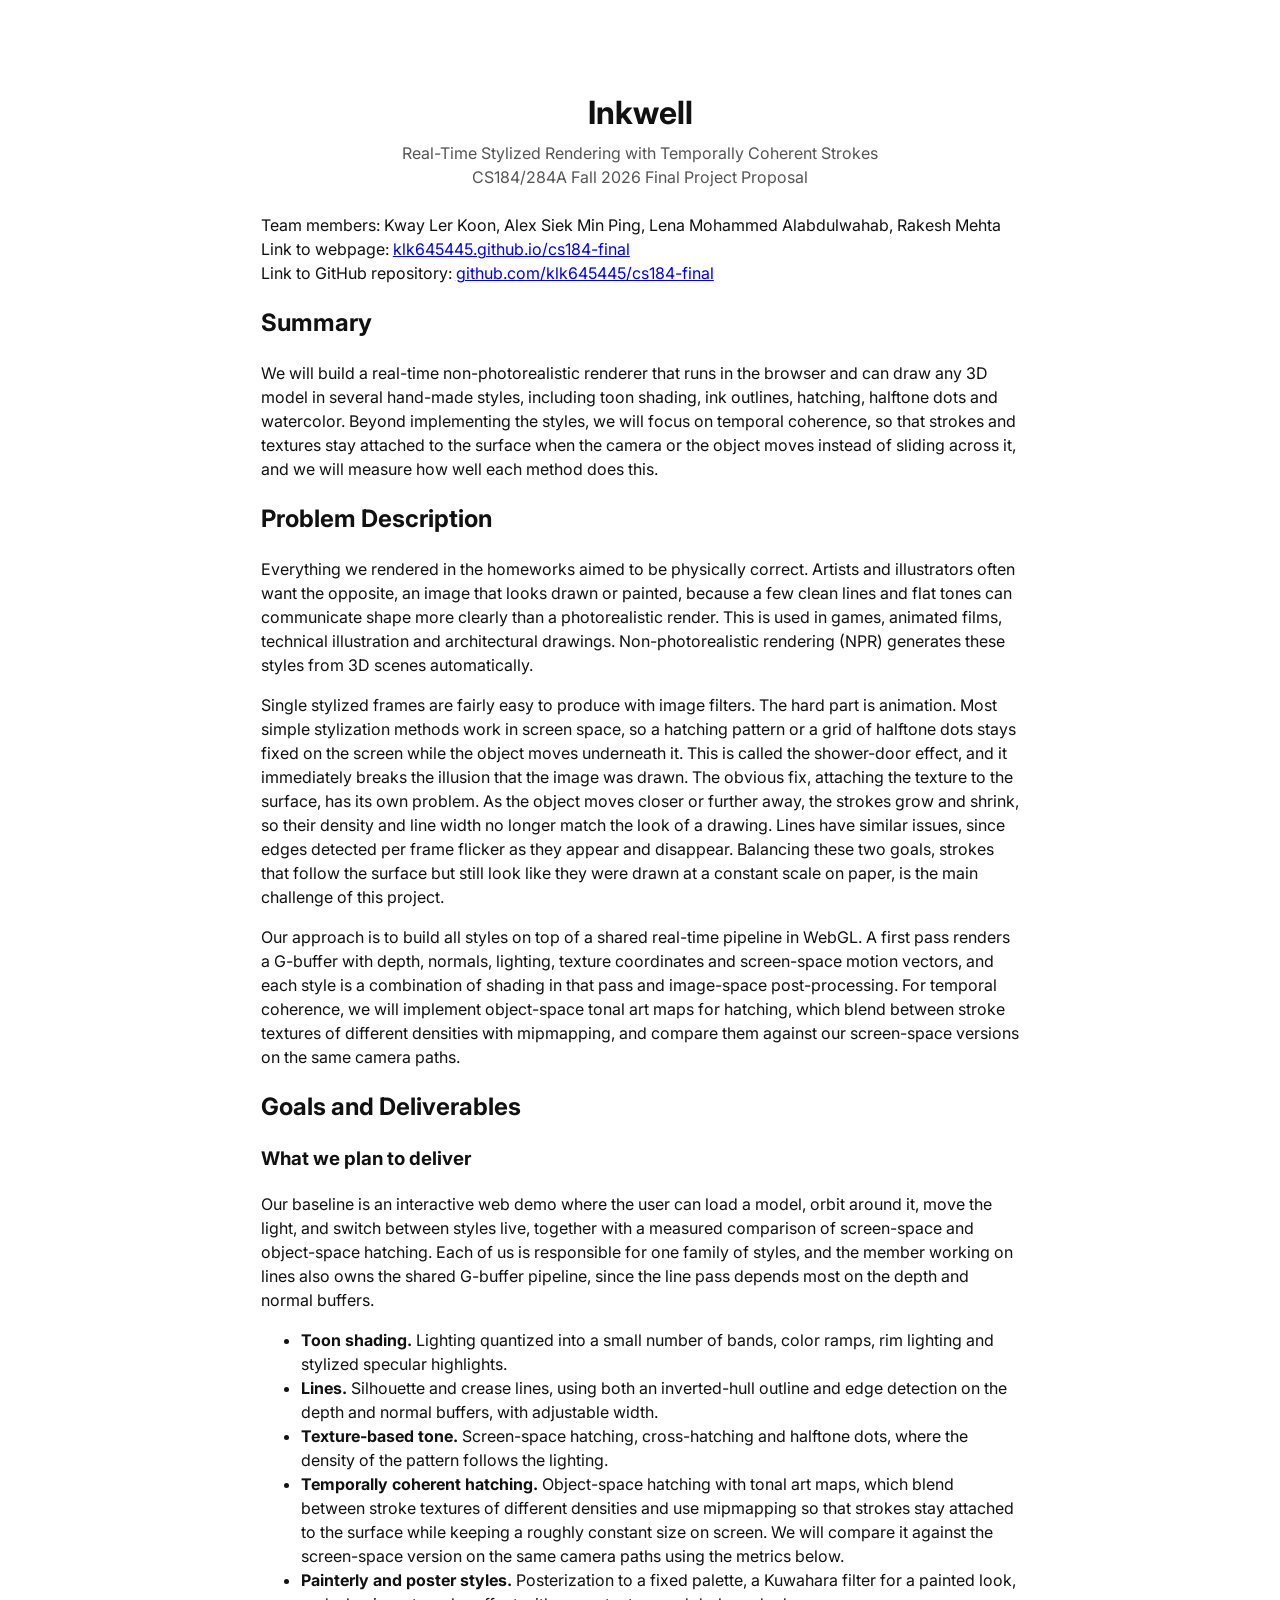
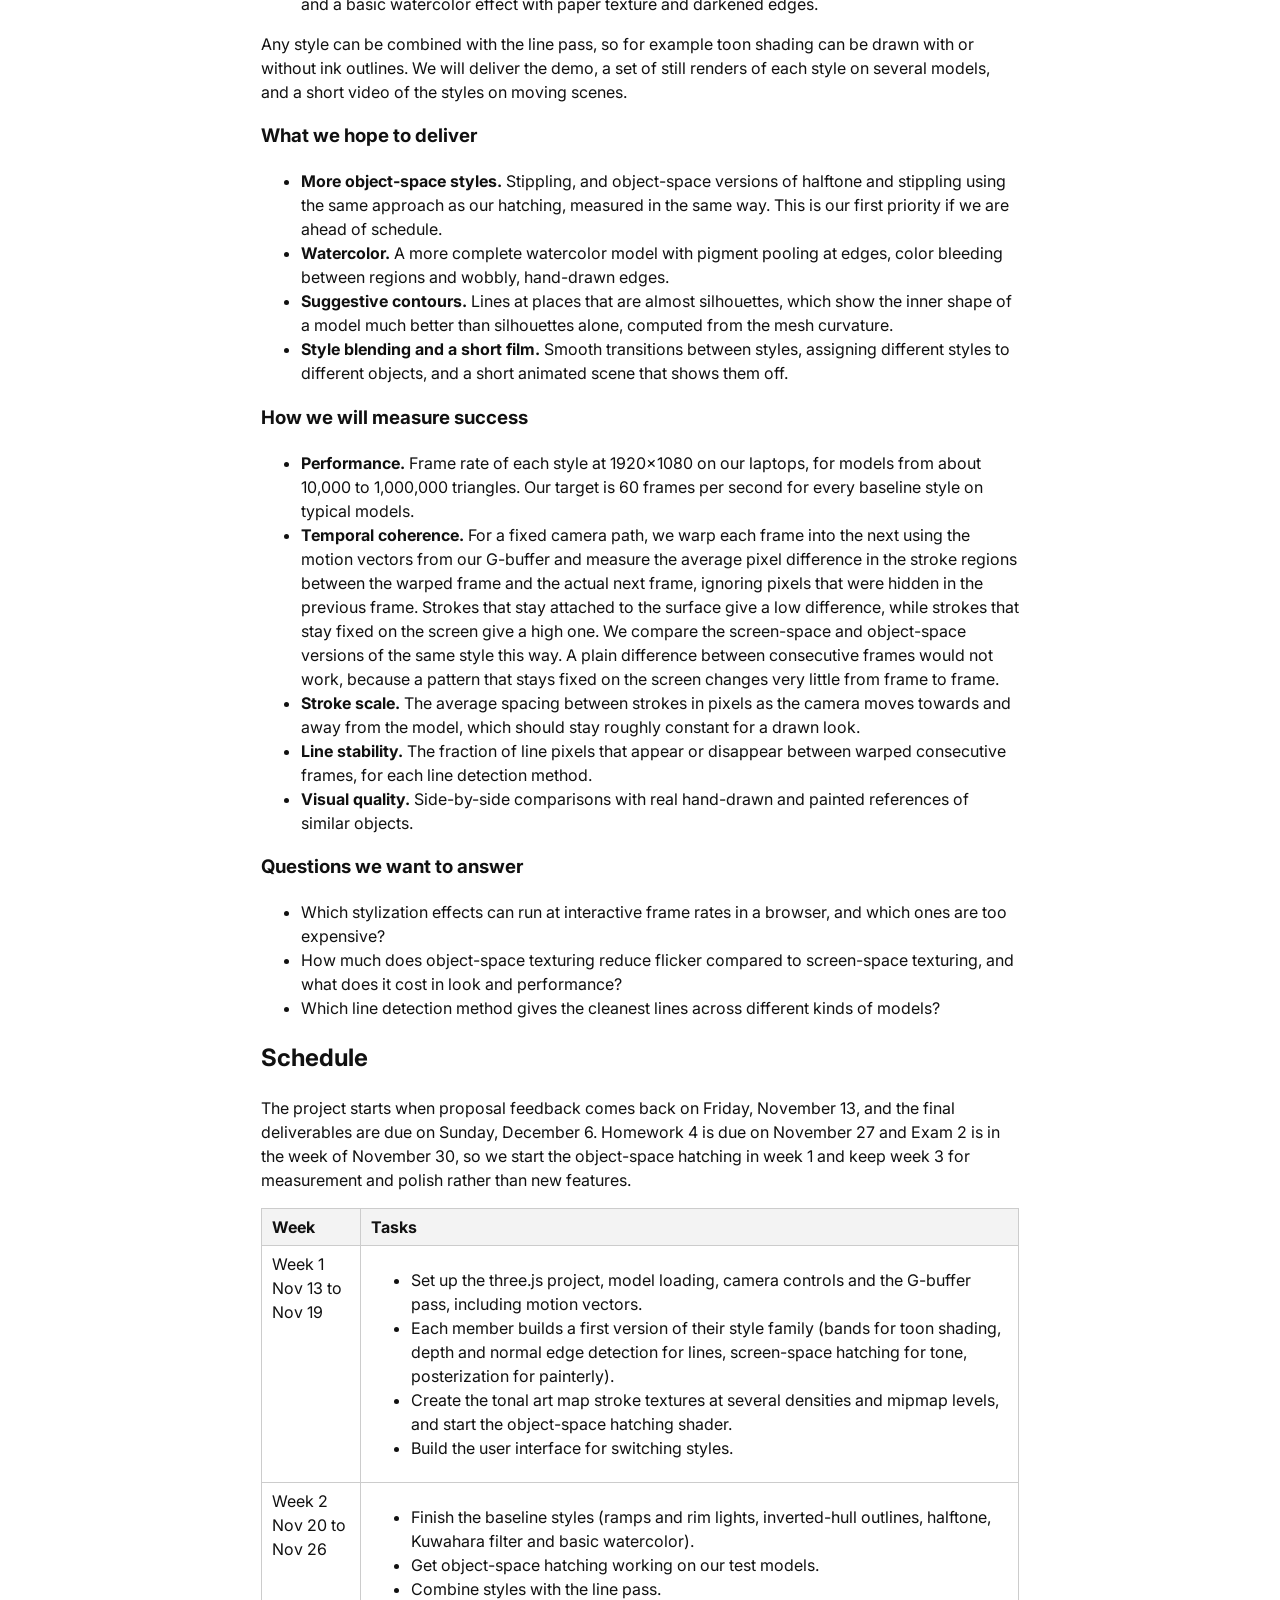
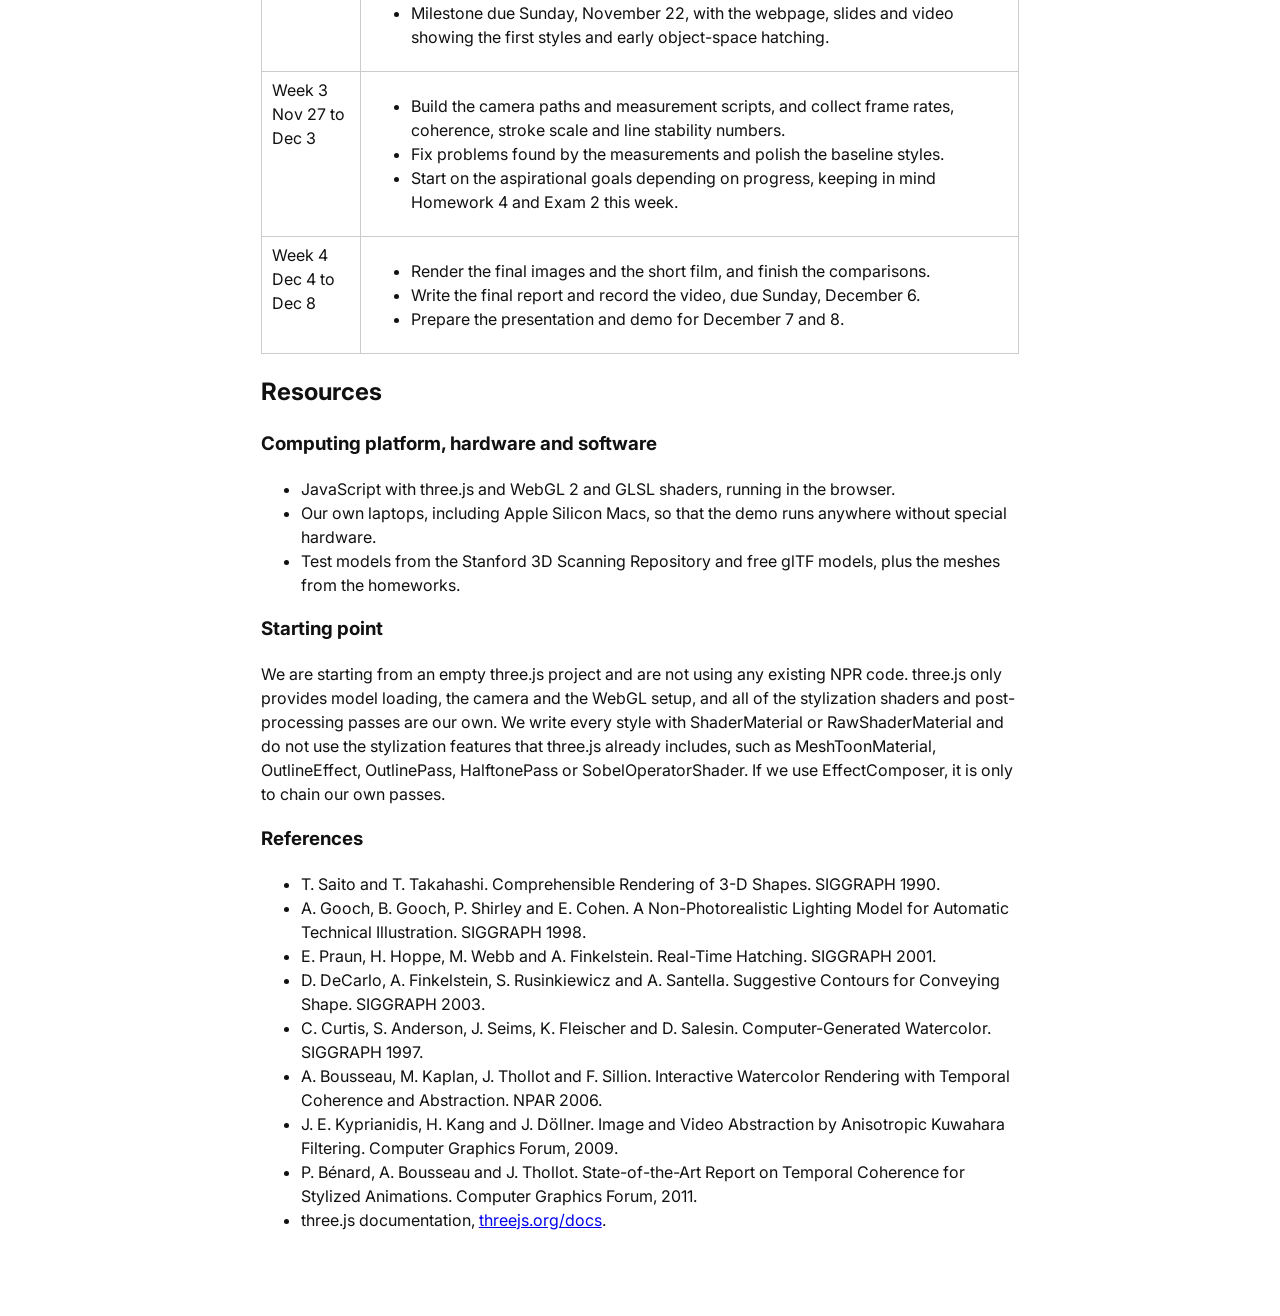
<file: index.html>
<!DOCTYPE html>
<html lang="en">
	<head>
		<meta charset="utf-8">
		<meta name="viewport" content="width=device-width, initial-scale=1">
		<title>Inkwell Project Proposal</title>
		<link href="https://fonts.googleapis.com/css2?family=Inter:wght@400;600&display=swap" rel="stylesheet">
		<style>
			body {
				font-family: 'Inter', sans-serif;
				background: #fff;
				color: #111;
				line-height: 1.5;
			}

			.container {
				margin: 0 auto;
				padding: 60px 20%;
			}

			h1 {
				text-align: center;
				margin-bottom: 4px;
			}

			.subtitle {
				text-align: center;
				color: #555;
			}

			table {
				width: 100%;
				border-collapse: collapse;
			}

			th, td {
				border: 1px solid #ccc;
				padding: 6px 10px;
				text-align: left;
				vertical-align: top;
			}

			th {
				background: #f3f3f3;
			}

		</style>
	</head>
	<body>
		<div class="container">
		<h1>Inkwell</h1>
		<div class="subtitle">Real-Time Stylized Rendering with Temporally Coherent Strokes</div>
		<div class="subtitle">CS184/284A Fall 2026 Final Project Proposal</div>

		<br>

		Team members: Kway Ler Koon, Alex Siek Min Ping, Lena Mohammed Alabdulwahab, Rakesh Mehta
		<br>
		Link to webpage: <a href="https://klk645445.github.io/cs184-final/">klk645445.github.io/cs184-final</a>
		<br>
		Link to GitHub repository: <a href="https://github.com/klk645445/cs184-final">github.com/klk645445/cs184-final</a>

		<h2>Summary</h2>
		<p>
		We will build a real-time non-photorealistic renderer that runs in the browser and can draw any 3D model in several
		hand-made styles, including toon shading, ink outlines, hatching, halftone dots and watercolor. Beyond implementing the
		styles, we will focus on temporal coherence, so that strokes and textures stay attached to the surface when the camera
		or the object moves instead of sliding across it, and we will measure how well each method does this.
		</p>

		<h2>Problem Description</h2>
		<p>
		Everything we rendered in the homeworks aimed to be physically correct. Artists and illustrators often want the opposite,
		an image that looks drawn or painted, because a few clean lines and flat tones can communicate shape more clearly than a
		photorealistic render. This is used in games, animated films, technical illustration and architectural drawings.
		Non-photorealistic rendering (NPR) generates these styles from 3D scenes automatically.
		</p>
		<p>
		Single stylized frames are fairly easy to produce with image filters. The hard part is animation. Most simple stylization
		methods work in screen space, so a hatching pattern or a grid of halftone dots stays fixed on the screen while the object
		moves underneath it. This is called the shower-door effect, and it immediately breaks the illusion that the image was
		drawn. The obvious fix, attaching the texture to the surface, has its own problem. As the object moves closer or further
		away, the strokes grow and shrink, so their density and line width no longer match the look of a drawing. Lines have
		similar issues, since edges detected per frame flicker as they appear and disappear. Balancing these two goals, strokes
		that follow the surface but still look like they were drawn at a constant scale on paper, is the main challenge of this
		project.
		</p>
		<p>
		Our approach is to build all styles on top of a shared real-time pipeline in WebGL. A first pass renders a G-buffer with
		depth, normals, lighting, texture coordinates and screen-space motion vectors, and each style is a combination of shading in that pass and image-space
		post-processing. For temporal coherence, we will implement object-space tonal art maps for hatching, which blend between
		stroke textures of different densities with mipmapping, and compare them against our screen-space versions on the same
		camera paths.
		</p>

		<h2>Goals and Deliverables</h2>

		<h3>What we plan to deliver</h3>
		<p>
		Our baseline is an interactive web demo where the user can load a model, orbit around it, move the light, and switch
		between styles live, together with a measured comparison of screen-space and object-space hatching. Each of us is
		responsible for one family of styles, and the member working on lines also owns the shared G-buffer pipeline, since the
		line pass depends most on the depth and normal buffers.
		</p>
		<ul>
		<li><b>Toon shading.</b> Lighting quantized into a small number of bands, color ramps, rim lighting and stylized
			specular highlights.</li>
		<li><b>Lines.</b> Silhouette and crease lines, using both an inverted-hull outline and edge detection on the depth and
			normal buffers, with adjustable width.</li>
		<li><b>Texture-based tone.</b> Screen-space hatching, cross-hatching and halftone dots, where the density of the
			pattern follows the lighting.</li>
		<li><b>Temporally coherent hatching.</b> Object-space hatching with tonal art maps, which blend between stroke textures
			of different densities and use mipmapping so that strokes stay attached to the surface while keeping a roughly
			constant size on screen. We will compare it against the screen-space version on the same camera paths using the
			metrics below.</li>
		<li><b>Painterly and poster styles.</b> Posterization to a fixed palette, a Kuwahara filter for a painted look, and a
			basic watercolor effect with paper texture and darkened edges.</li>
		</ul>
		<p>
		Any style can be combined with the line pass, so for example toon shading can be drawn with or without ink outlines.
		We will deliver the demo, a set of still renders of each style on several models, and a short video of the styles on
		moving scenes.
		</p>

		<h3>What we hope to deliver</h3>
		<ul>
		<li><b>More object-space styles.</b> Stippling, and object-space versions of halftone and stippling using the same
			approach as our hatching, measured in the same way. This is our first priority if we are ahead of schedule.</li>
		<li><b>Watercolor.</b> A more complete watercolor model with pigment pooling at edges, color bleeding between regions and
			wobbly, hand-drawn edges.</li>
		<li><b>Suggestive contours.</b> Lines at places that are almost silhouettes, which show the inner shape of a model much
			better than silhouettes alone, computed from the mesh curvature.</li>
		<li><b>Style blending and a short film.</b> Smooth transitions between styles, assigning different styles to different
			objects, and a short animated scene that shows them off.</li>
		</ul>

		<h3>How we will measure success</h3>
		<ul>
		<li><b>Performance.</b> Frame rate of each style at 1920×1080 on our laptops, for models from about 10,000 to
			1,000,000 triangles. Our target is 60 frames per second for every baseline style on typical models.</li>
		<li><b>Temporal coherence.</b> For a fixed camera path, we warp each frame into the next using the motion vectors from
			our G-buffer and measure the average pixel difference in the stroke regions between the warped frame and the actual
			next frame, ignoring pixels that were hidden in the previous frame. Strokes that stay attached to the surface give a
			low difference, while strokes that stay fixed on the screen give a high one. We compare the screen-space and
			object-space versions of the same style this way. A plain difference between consecutive frames would not work,
			because a pattern that stays fixed on the screen changes very little from frame to frame.</li>
		<li><b>Stroke scale.</b> The average spacing between strokes in pixels as the camera moves towards and away from the
			model, which should stay roughly constant for a drawn look.</li>
		<li><b>Line stability.</b> The fraction of line pixels that appear or disappear between warped consecutive frames, for
			each line detection method.</li>
		<li><b>Visual quality.</b> Side-by-side comparisons with real hand-drawn and painted references of similar objects.</li>
		</ul>

		<h3>Questions we want to answer</h3>
		<ul>
		<li>Which stylization effects can run at interactive frame rates in a browser, and which ones are too expensive?</li>
		<li>How much does object-space texturing reduce flicker compared to screen-space texturing, and what does it cost in
			look and performance?</li>
		<li>Which line detection method gives the cleanest lines across different kinds of models?</li>
		</ul>

		<h2>Schedule</h2>
		<p>
		The project starts when proposal feedback comes back on Friday, November 13, and the final deliverables are due on
		Sunday, December 6. Homework 4 is due on November 27 and Exam 2 is in the week of November 30, so we start the
		object-space hatching in week 1 and keep week 3 for measurement and polish rather than new features.
		</p>
		<table>
			<tr>
				<th>Week</th>
				<th>Tasks</th>
			</tr>
			<tr>
				<td>Week 1<br>Nov 13 to Nov 19</td>
				<td>
					<ul>
					<li>Set up the three.js project, model loading, camera controls and the G-buffer pass, including motion
						vectors.</li>
					<li>Each member builds a first version of their style family (bands for toon shading, depth and normal edge
						detection for lines, screen-space hatching for tone, posterization for painterly).</li>
					<li>Create the tonal art map stroke textures at several densities and mipmap levels, and start the
						object-space hatching shader.</li>
					<li>Build the user interface for switching styles.</li>
					</ul>
				</td>
			</tr>
			<tr>
				<td>Week 2<br>Nov 20 to Nov 26</td>
				<td>
					<ul>
					<li>Finish the baseline styles (ramps and rim lights, inverted-hull outlines, halftone, Kuwahara filter and
						basic watercolor).</li>
					<li>Get object-space hatching working on our test models.</li>
					<li>Combine styles with the line pass.</li>
					<li>Milestone due Sunday, November 22, with the webpage, slides and video showing the first styles and
						early object-space hatching.</li>
					</ul>
				</td>
			</tr>
			<tr>
				<td>Week 3<br>Nov 27 to Dec 3</td>
				<td>
					<ul>
					<li>Build the camera paths and measurement scripts, and collect frame rates, coherence, stroke scale and
						line stability numbers.</li>
					<li>Fix problems found by the measurements and polish the baseline styles.</li>
					<li>Start on the aspirational goals depending on progress, keeping in mind Homework 4 and Exam 2 this
						week.</li>
					</ul>
				</td>
			</tr>
			<tr>
				<td>Week 4<br>Dec 4 to Dec 8</td>
				<td>
					<ul>
					<li>Render the final images and the short film, and finish the comparisons.</li>
					<li>Write the final report and record the video, due Sunday, December 6.</li>
					<li>Prepare the presentation and demo for December 7 and 8.</li>
					</ul>
				</td>
			</tr>
		</table>

		<h2>Resources</h2>

		<h3>Computing platform, hardware and software</h3>
		<ul>
		<li>JavaScript with three.js and WebGL 2 and GLSL shaders, running in the browser.</li>
		<li>Our own laptops, including Apple Silicon Macs, so that the demo runs anywhere without special hardware.</li>
		<li>Test models from the Stanford 3D Scanning Repository and free glTF models, plus the meshes from the homeworks.</li>
		</ul>

		<h3>Starting point</h3>
		<p>
		We are starting from an empty three.js project and are not using any existing NPR code. three.js only provides model
		loading, the camera and the WebGL setup, and all of the stylization shaders and post-processing passes are our own. We write every style with ShaderMaterial or RawShaderMaterial and do not use the stylization
		features that three.js already includes, such as MeshToonMaterial, OutlineEffect, OutlinePass, HalftonePass or
		SobelOperatorShader. If we use EffectComposer, it is only to chain our own passes.
		</p>

		<h3>References</h3>
		<ul>
		<li>T. Saito and T. Takahashi. Comprehensible Rendering of 3-D Shapes. SIGGRAPH 1990.</li>
		<li>A. Gooch, B. Gooch, P. Shirley and E. Cohen. A Non-Photorealistic Lighting Model for Automatic Technical
			Illustration. SIGGRAPH 1998.</li>
		<li>E. Praun, H. Hoppe, M. Webb and A. Finkelstein. Real-Time Hatching. SIGGRAPH 2001.</li>
		<li>D. DeCarlo, A. Finkelstein, S. Rusinkiewicz and A. Santella. Suggestive Contours for Conveying Shape.
			SIGGRAPH 2003.</li>
		<li>C. Curtis, S. Anderson, J. Seims, K. Fleischer and D. Salesin. Computer-Generated Watercolor. SIGGRAPH 1997.</li>
		<li>A. Bousseau, M. Kaplan, J. Thollot and F. Sillion. Interactive Watercolor Rendering with Temporal Coherence and
			Abstraction. NPAR 2006.</li>
		<li>J. E. Kyprianidis, H. Kang and J. Döllner. Image and Video Abstraction by Anisotropic Kuwahara Filtering.
			Computer Graphics Forum, 2009.</li>
		<li>P. Bénard, A. Bousseau and J. Thollot. State-of-the-Art Report on Temporal Coherence for Stylized Animations.
			Computer Graphics Forum, 2011.</li>
		<li>three.js documentation, <a href="https://threejs.org/docs/">threejs.org/docs</a>.</li>
		</ul>
		</div>
	</body>
</html>
</file>
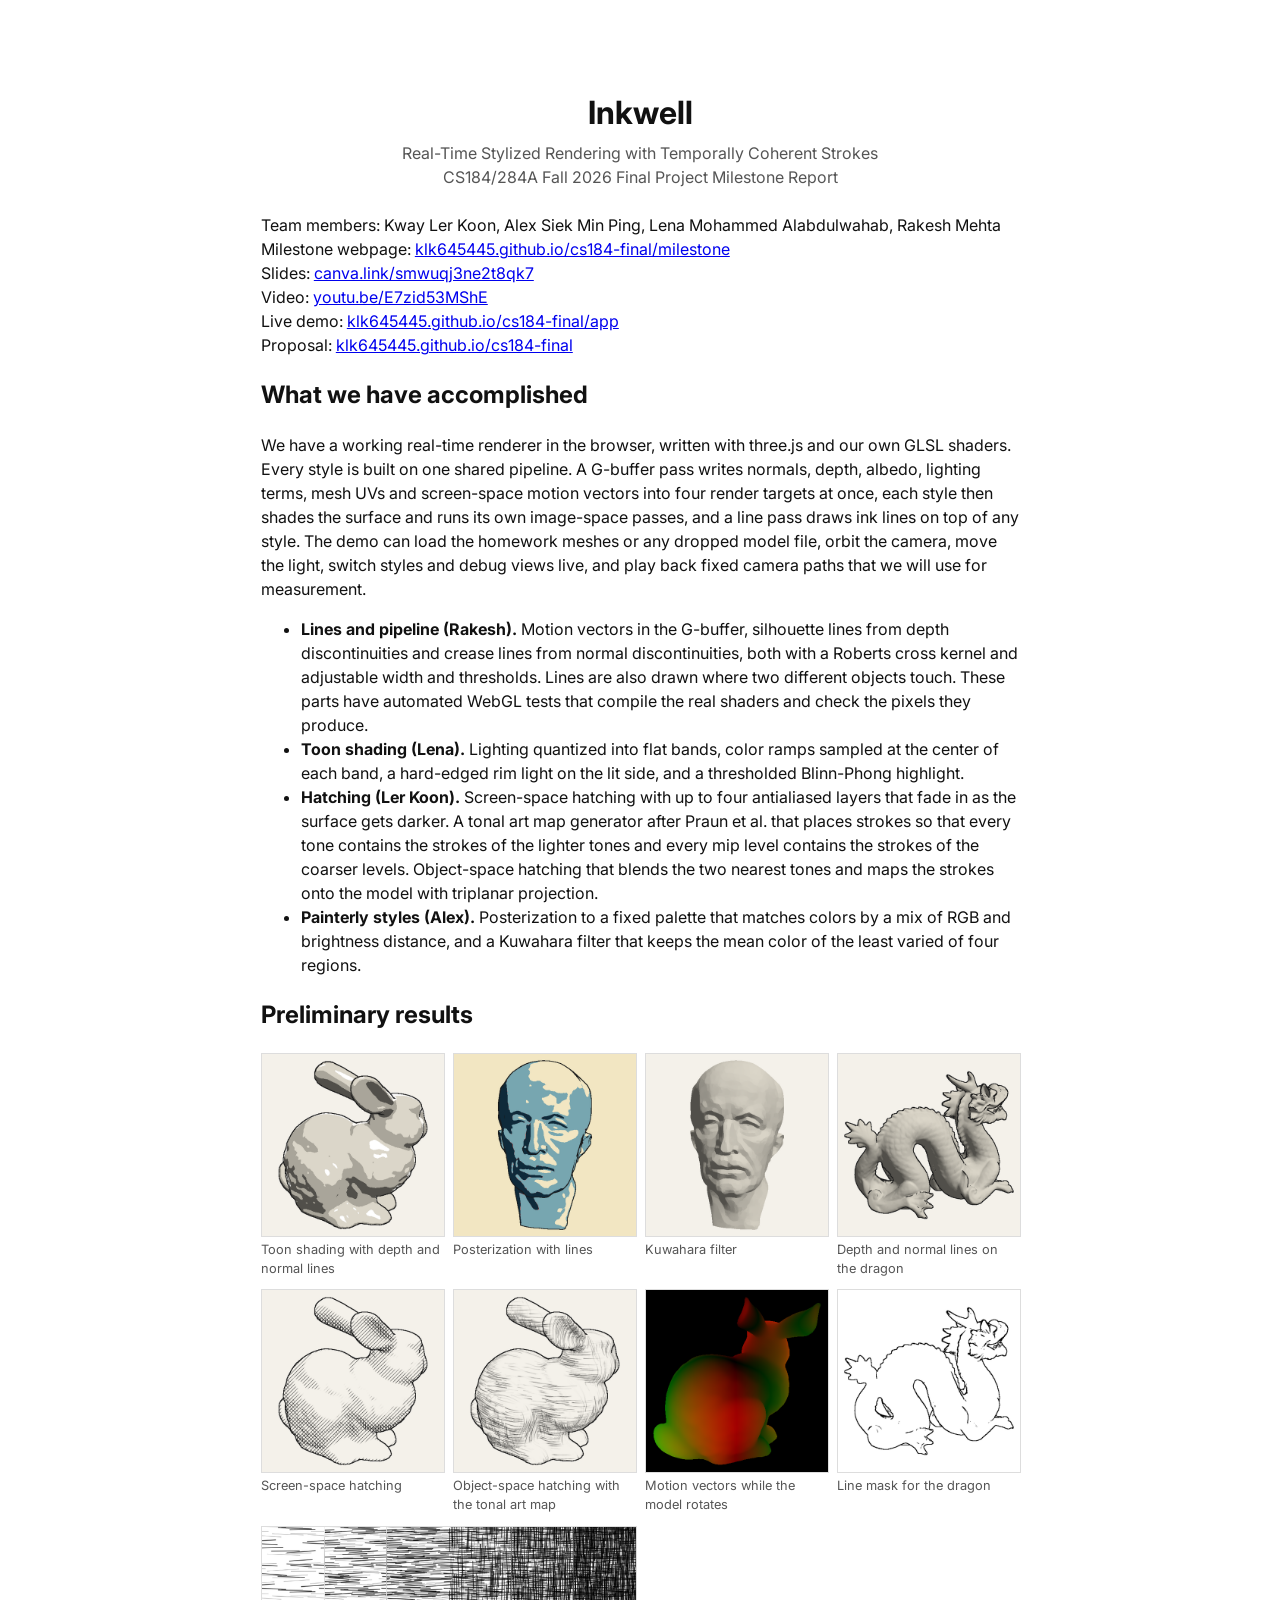
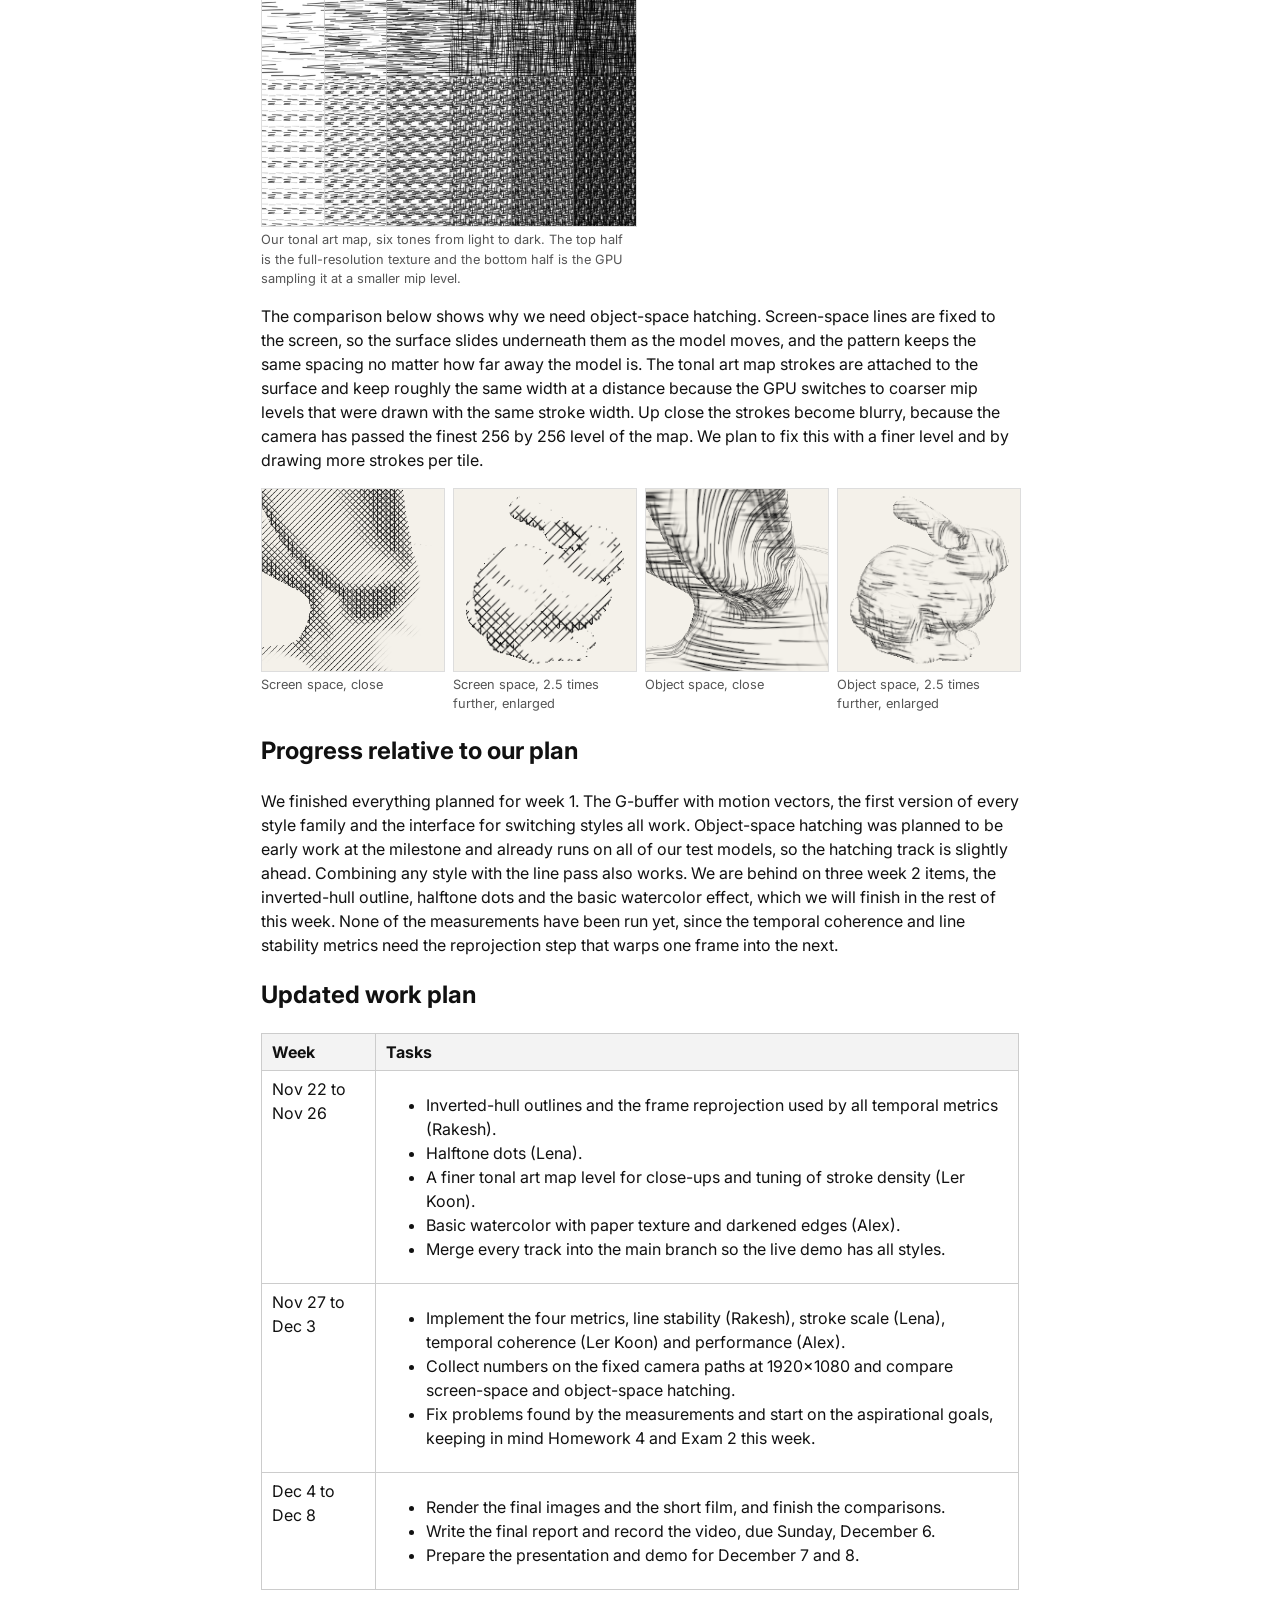
<file: milestone/index.html>
<!DOCTYPE html>
<html lang="en">
	<head>
		<meta charset="utf-8">
		<meta name="viewport" content="width=device-width, initial-scale=1">
		<title>Inkwell Milestone Report</title>
		<link href="https://fonts.googleapis.com/css2?family=Inter:wght@400;600&display=swap" rel="stylesheet">
		<style>
			body {
				font-family: 'Inter', sans-serif;
				background: #fff;
				color: #111;
				line-height: 1.5;
			}

			.container {
				margin: 0 auto;
				padding: 60px 20%;
			}

			h1 {
				text-align: center;
				margin-bottom: 4px;
			}

			.subtitle {
				text-align: center;
				color: #555;
			}

			table {
				width: 100%;
				border-collapse: collapse;
			}

			th, td {
				border: 1px solid #ccc;
				padding: 6px 10px;
				text-align: left;
				vertical-align: top;
			}

			th {
				background: #f3f3f3;
			}

			.grid {
				display: grid;
				gap: 10px;
				margin: 12px 0;
			}

			.grid.four {
				grid-template-columns: repeat(4, 1fr);
			}

			.grid.three {
				grid-template-columns: repeat(3, 1fr);
			}

			figure {
				margin: 0;
				break-inside: avoid;
			}

			figure img {
				width: 100%;
				display: block;
				border: 1px solid #ddd;
			}

			figcaption {
				font-size: 0.8em;
				color: #555;
				margin-top: 3px;
			}

			.todo {
				background: #fff3a0;
			}

			@media screen and (max-width: 800px) {
				.container {
					padding: 30px 16px;
				}

				.grid.four, .grid.three {
					grid-template-columns: repeat(2, 1fr);
				}
			}

			@media print {
				body {
					font-size: 9.5pt;
					line-height: 1.35;
				}

				.container {
					padding: 0;
				}

				h2 {
					font-size: 13pt;
					margin: 10px 0 4px;
				}

				p, ul {
					margin: 4px 0;
				}

				.grid {
					gap: 6px;
					margin: 6px 0;
				}

				th, td {
					padding: 3px 8px;
				}

				td ul {
					margin: 0;
				}
			}
		</style>
	</head>
	<body>
		<div class="container">
		<h1>Inkwell</h1>
		<div class="subtitle">Real-Time Stylized Rendering with Temporally Coherent Strokes</div>
		<div class="subtitle">CS184/284A Fall 2026 Final Project Milestone Report</div>

		<br>

		Team members: Kway Ler Koon, Alex Siek Min Ping, Lena Mohammed Alabdulwahab, Rakesh Mehta
		<br>
		Milestone webpage: <a href="https://klk645445.github.io/cs184-final/milestone/">klk645445.github.io/cs184-final/milestone</a>
		<br>
		Slides: <a href="https://canva.link/smwuqj3ne2t8qk7">canva.link/smwuqj3ne2t8qk7</a>
		<br>
		Video: <a href="https://youtu.be/E7zid53MShE">youtu.be/E7zid53MShE</a>
		<br>
		Live demo: <a href="https://klk645445.github.io/cs184-final/app/">klk645445.github.io/cs184-final/app</a>
		<br>
		Proposal: <a href="https://klk645445.github.io/cs184-final/">klk645445.github.io/cs184-final</a>

		<h2>What we have accomplished</h2>
		<p>
		We have a working real-time renderer in the browser, written with three.js and our own GLSL shaders. Every style is
		built on one shared pipeline. A G-buffer pass writes normals, depth, albedo, lighting terms, mesh UVs and screen-space
		motion vectors into four render targets at once, each style then shades the surface and runs its own image-space
		passes, and a line pass draws ink lines on top of any style. The demo can load the homework meshes or any dropped
		model file, orbit the camera, move the light, switch styles and debug views live, and play back fixed camera paths
		that we will use for measurement.
		</p>
		<ul>
		<li><b>Lines and pipeline (Rakesh).</b> Motion vectors in the G-buffer, silhouette lines from depth discontinuities
			and crease lines from normal discontinuities, both with a Roberts cross kernel and adjustable width and
			thresholds. Lines are also drawn where two different objects touch. These parts have automated WebGL tests that
			compile the real shaders and check the pixels they produce.</li>
		<li><b>Toon shading (Lena).</b> Lighting quantized into flat bands, color ramps sampled at the center of each band,
			a hard-edged rim light on the lit side, and a thresholded Blinn-Phong highlight.</li>
		<li><b>Hatching (Ler Koon).</b> Screen-space hatching with up to four antialiased layers that fade in as the surface
			gets darker. A tonal art map generator after Praun et al. that places strokes so that every tone contains the
			strokes of the lighter tones and every mip level contains the strokes of the coarser levels. Object-space
			hatching that blends the two nearest tones and maps the strokes onto the model with triplanar projection.</li>
		<li><b>Painterly styles (Alex).</b> Posterization to a fixed palette that matches colors by a mix of RGB and
			brightness distance, and a Kuwahara filter that keeps the mean color of the least varied of four regions.</li>
		</ul>

		<h2>Preliminary results</h2>
		<div class="grid four">
			<figure><img src="images/toon.png" alt="Toon shaded bunny with ink lines"><figcaption>Toon shading with depth and normal lines</figcaption></figure>
			<figure><img src="images/posterize.png" alt="Posterized Max Planck bust"><figcaption>Posterization with lines</figcaption></figure>
			<figure><img src="images/kuwahara.png" alt="Kuwahara filtered Max Planck bust"><figcaption>Kuwahara filter</figcaption></figure>
			<figure><img src="images/normal_lines.png" alt="Dragon with depth and normal lines"><figcaption>Depth and normal lines on the dragon</figcaption></figure>
			<figure><img src="images/hatch_screen.png" alt="Bunny with screen-space hatching"><figcaption>Screen-space hatching</figcaption></figure>
			<figure><img src="images/hatch_tam.png" alt="Bunny with object-space hatching"><figcaption>Object-space hatching with the tonal art map</figcaption></figure>
			<figure><img src="images/motion.png" alt="Motion vector debug view"><figcaption>Motion vectors while the model rotates</figcaption></figure>
			<figure><img src="images/line_mask.png" alt="Line mask debug view"><figcaption>Line mask for the dragon</figcaption></figure>
		</div>
		<div class="grid four">
			<figure style="grid-column: span 2"><img src="images/tam_view.png" alt="Tonal art map debug view"><figcaption>Our tonal art map, six tones from light to dark. The top half is the full-resolution texture and the bottom half is the GPU sampling it at a smaller mip level.</figcaption></figure>
		</div>
		<p>
		The comparison below shows why we need object-space hatching. Screen-space lines are fixed to the screen, so the
		surface slides underneath them as the model moves, and the pattern keeps the same spacing no matter how far away the
		model is. The tonal art map strokes are attached to the surface and keep roughly the same width at a distance
		because the GPU switches to coarser mip levels that were drawn with the same stroke width. Up close the strokes
		become blurry, because the camera has passed the finest 256 by 256 level of the map. We plan to fix this with a
		finer level and by drawing more strokes per tile.
		</p>
		<div class="grid four">
			<figure><img src="images/screen_near.png" alt="Screen-space hatching up close"><figcaption>Screen space, close</figcaption></figure>
			<figure><img src="images/screen_far.png" alt="Screen-space hatching far away"><figcaption>Screen space, 2.5 times further, enlarged</figcaption></figure>
			<figure><img src="images/tam_near.png" alt="Object-space hatching up close"><figcaption>Object space, close</figcaption></figure>
			<figure><img src="images/tam_far.png" alt="Object-space hatching far away"><figcaption>Object space, 2.5 times further, enlarged</figcaption></figure>
		</div>

		<h2>Progress relative to our plan</h2>
		<p>
		We finished everything planned for week 1. The G-buffer with motion vectors, the first version of every style family
		and the interface for switching styles all work. Object-space hatching was planned to be early work at the milestone
		and already runs on all of our test models, so the hatching track is slightly ahead. Combining any style with the
		line pass also works. We are behind on three week 2 items, the inverted-hull outline, halftone dots and the basic
		watercolor effect, which we will finish in the rest of this week. None of the measurements have been run yet, since
		the temporal coherence and line stability metrics need the reprojection step that warps one frame into the next.
		</p>

		<h2>Updated work plan</h2>
		<table>
			<tr>
				<th>Week</th>
				<th>Tasks</th>
			</tr>
			<tr>
				<td>Nov 22 to Nov 26</td>
				<td>
					<ul>
					<li>Inverted-hull outlines and the frame reprojection used by all temporal metrics (Rakesh).</li>
					<li>Halftone dots (Lena).</li>
					<li>A finer tonal art map level for close-ups and tuning of stroke density (Ler Koon).</li>
					<li>Basic watercolor with paper texture and darkened edges (Alex).</li>
					<li>Merge every track into the main branch so the live demo has all styles.</li>
					</ul>
				</td>
			</tr>
			<tr>
				<td>Nov 27 to Dec 3</td>
				<td>
					<ul>
					<li>Implement the four metrics, line stability (Rakesh), stroke scale (Lena), temporal coherence (Ler Koon)
						and performance (Alex).</li>
					<li>Collect numbers on the fixed camera paths at 1920×1080 and compare screen-space and object-space
						hatching.</li>
					<li>Fix problems found by the measurements and start on the aspirational goals, keeping in mind Homework 4
						and Exam 2 this week.</li>
					</ul>
				</td>
			</tr>
			<tr>
				<td>Dec 4 to Dec 8</td>
				<td>
					<ul>
					<li>Render the final images and the short film, and finish the comparisons.</li>
					<li>Write the final report and record the video, due Sunday, December 6.</li>
					<li>Prepare the presentation and demo for December 7 and 8.</li>
					</ul>
				</td>
			</tr>
		</table>
		</div>
	</body>
</html>
</file>
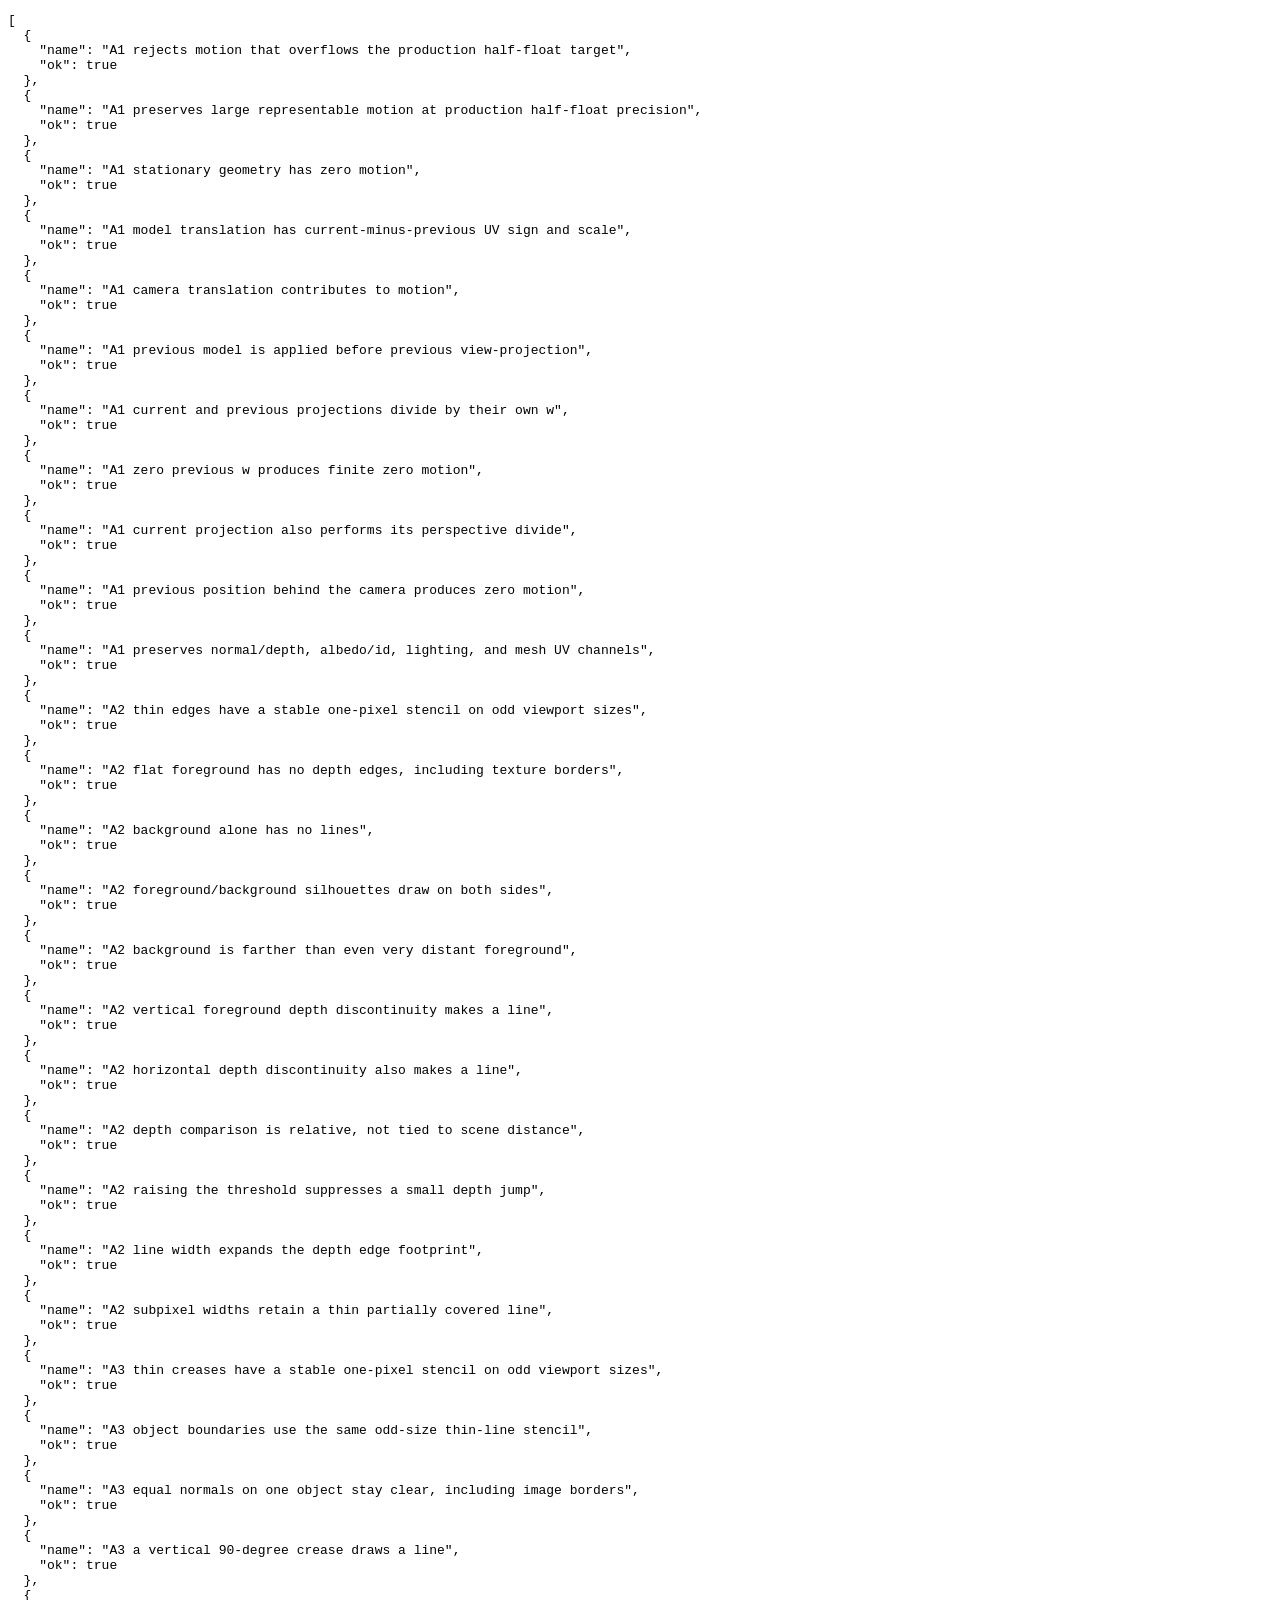
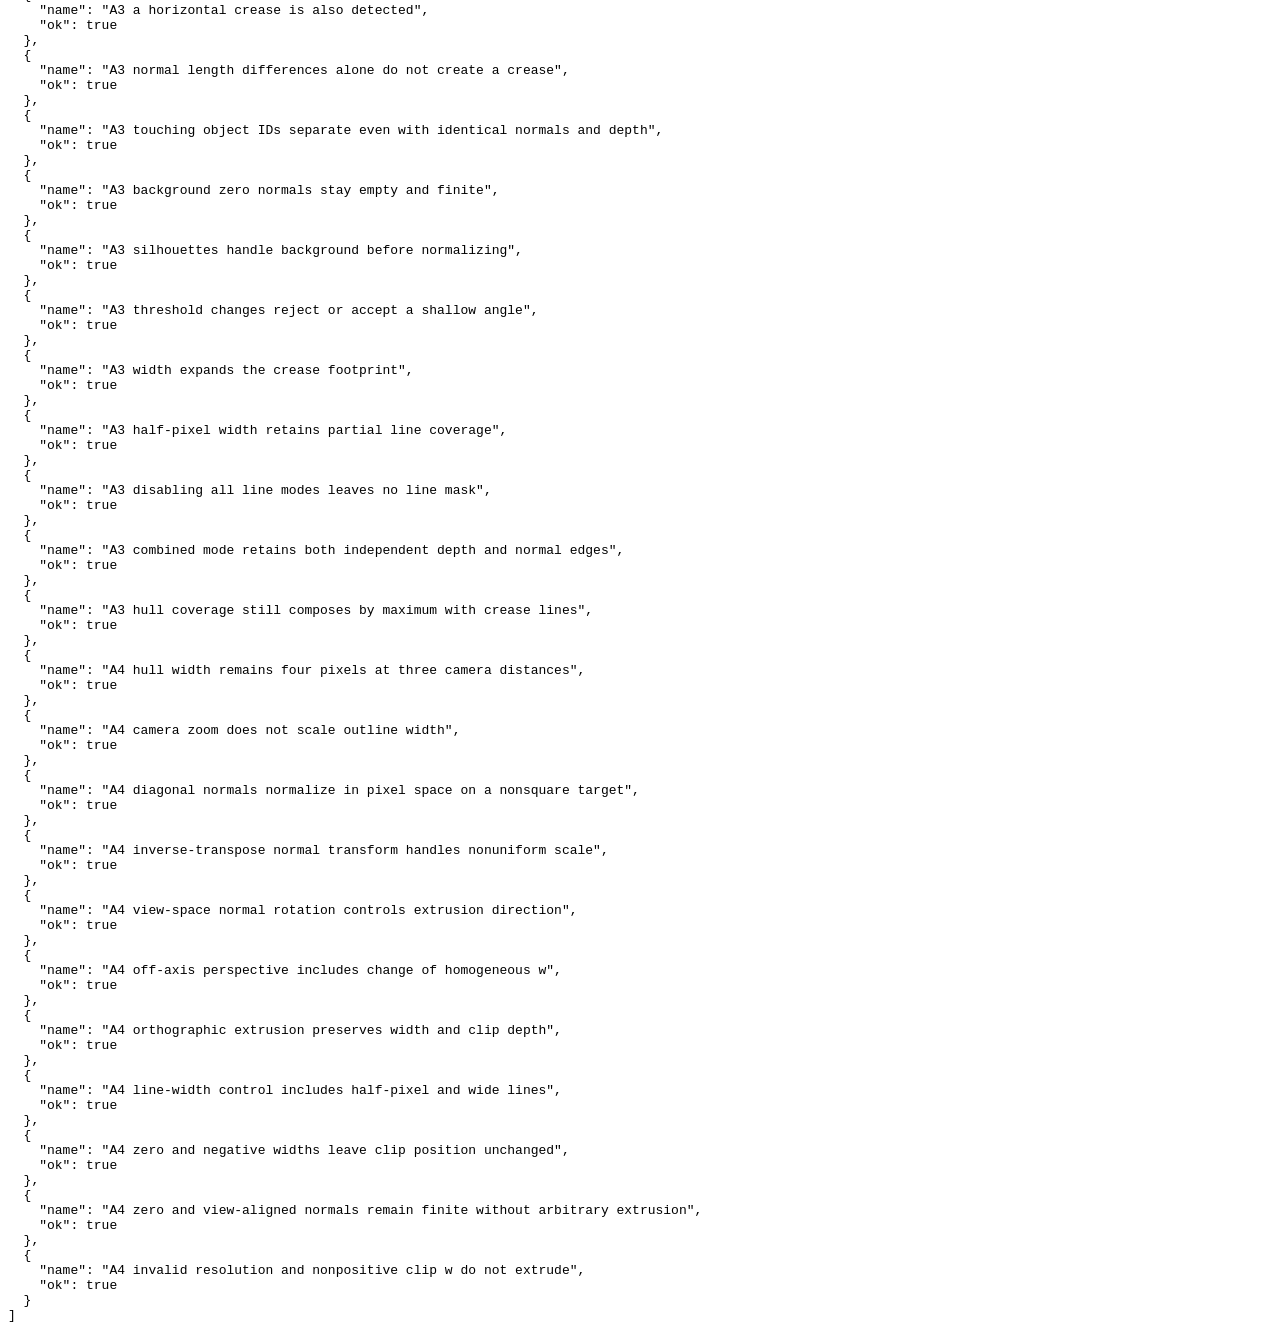
<file: tests/webgl.html>
<!doctype html>
<html lang="en">
<meta charset="utf-8">
<title>Inkwell shader checks</title>
<link rel="icon" href="data:,">
<pre id="results">Running actual WebGL2 shaders…</pre>
<script type="module">
const results = [];
try {
	const suites = { a1: './a1-motion.js', a2: './a2-depth.js', a3: './a3-normal.js', a4: './a4-hull.js' };
	const selected = new URLSearchParams(location.search).get('suite') || 'all';
	const names = selected === 'all' ? Object.keys(suites) : [selected];
	for (const name of names) {
		if (!suites[name]) throw new Error(`Unknown suite: ${name}`);
		const { tests } = await import(suites[name]);
		for (const [name, test] of tests) {
			try { await test(); results.push({ name, ok: true }); }
			catch (error) { results.push({ name, ok: false, error: error.stack || String(error) }); }
		}
	}
} catch (error) {
	results.push({ name: 'Test harness', ok: false, error: error.stack || String(error) });
}
document.getElementById('results').textContent = JSON.stringify(results, null, 2);
window.testResults = results;
</script>
</html>
</file>
